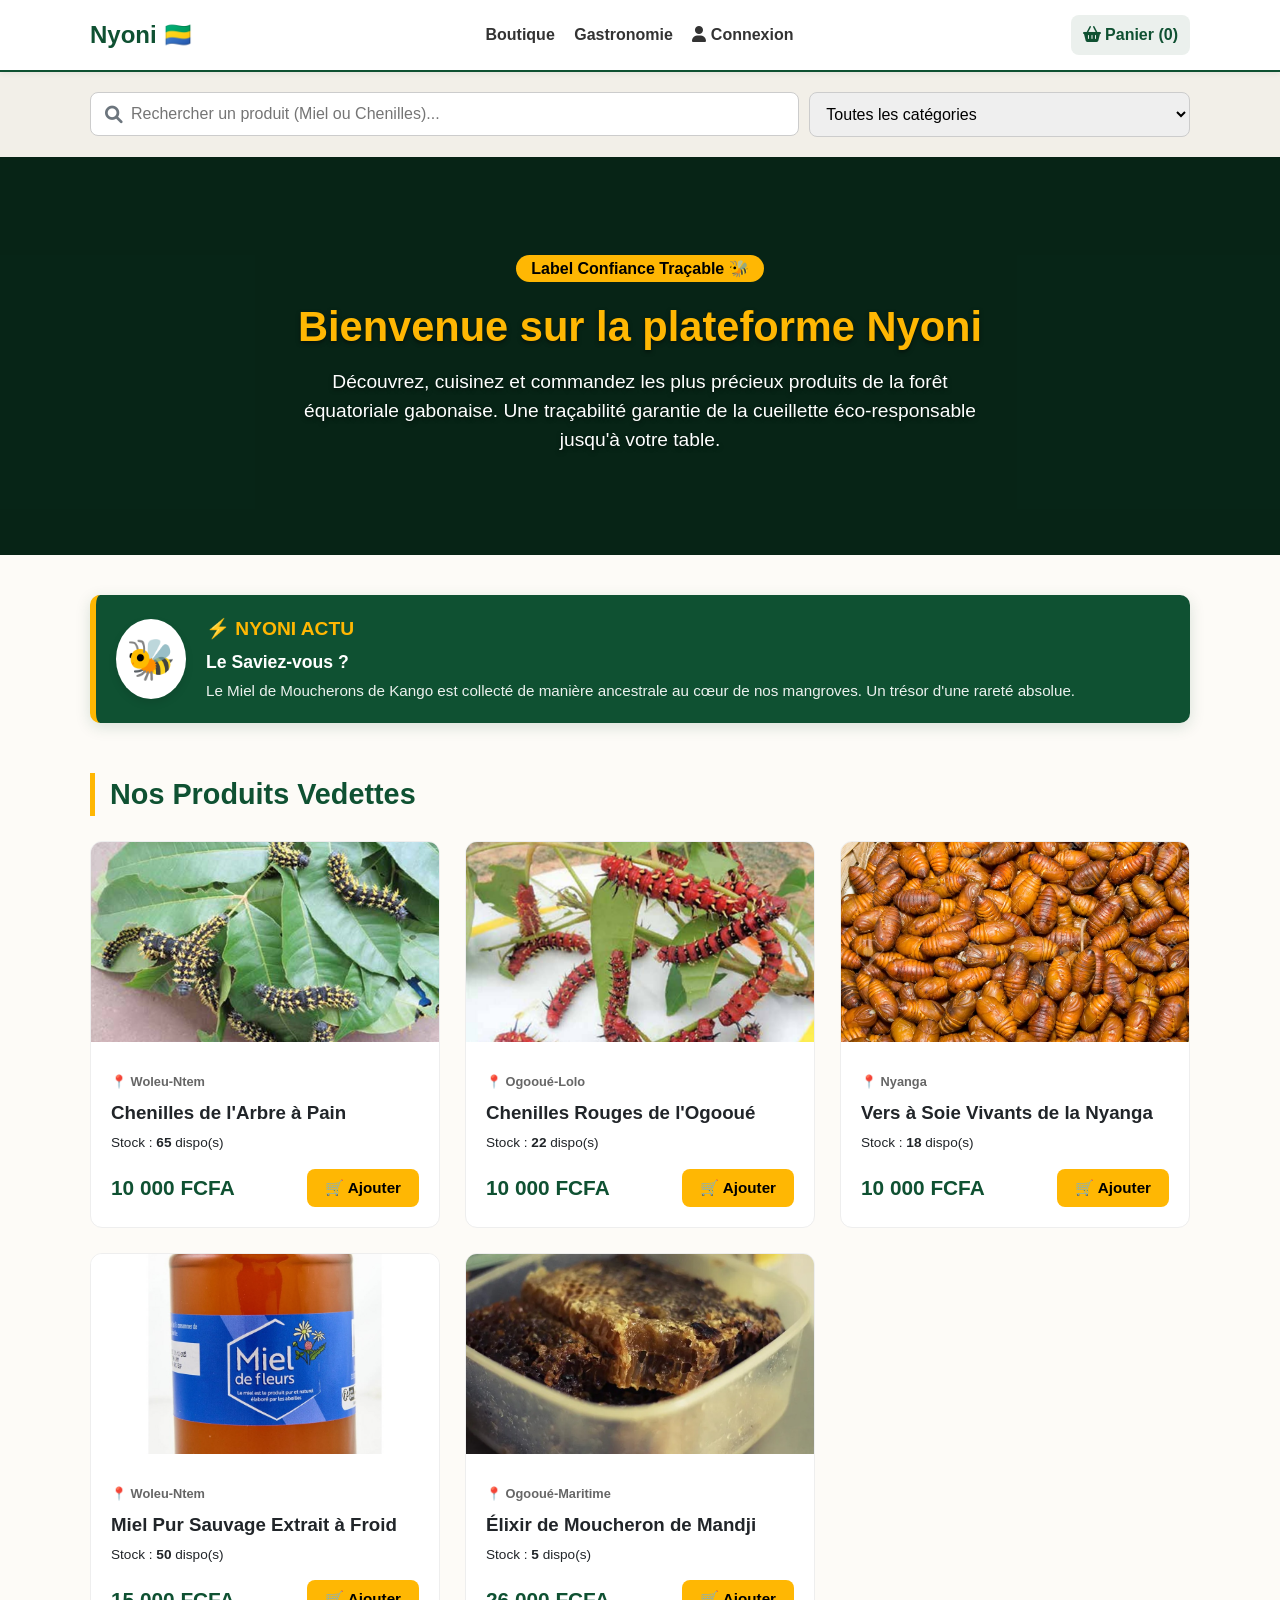
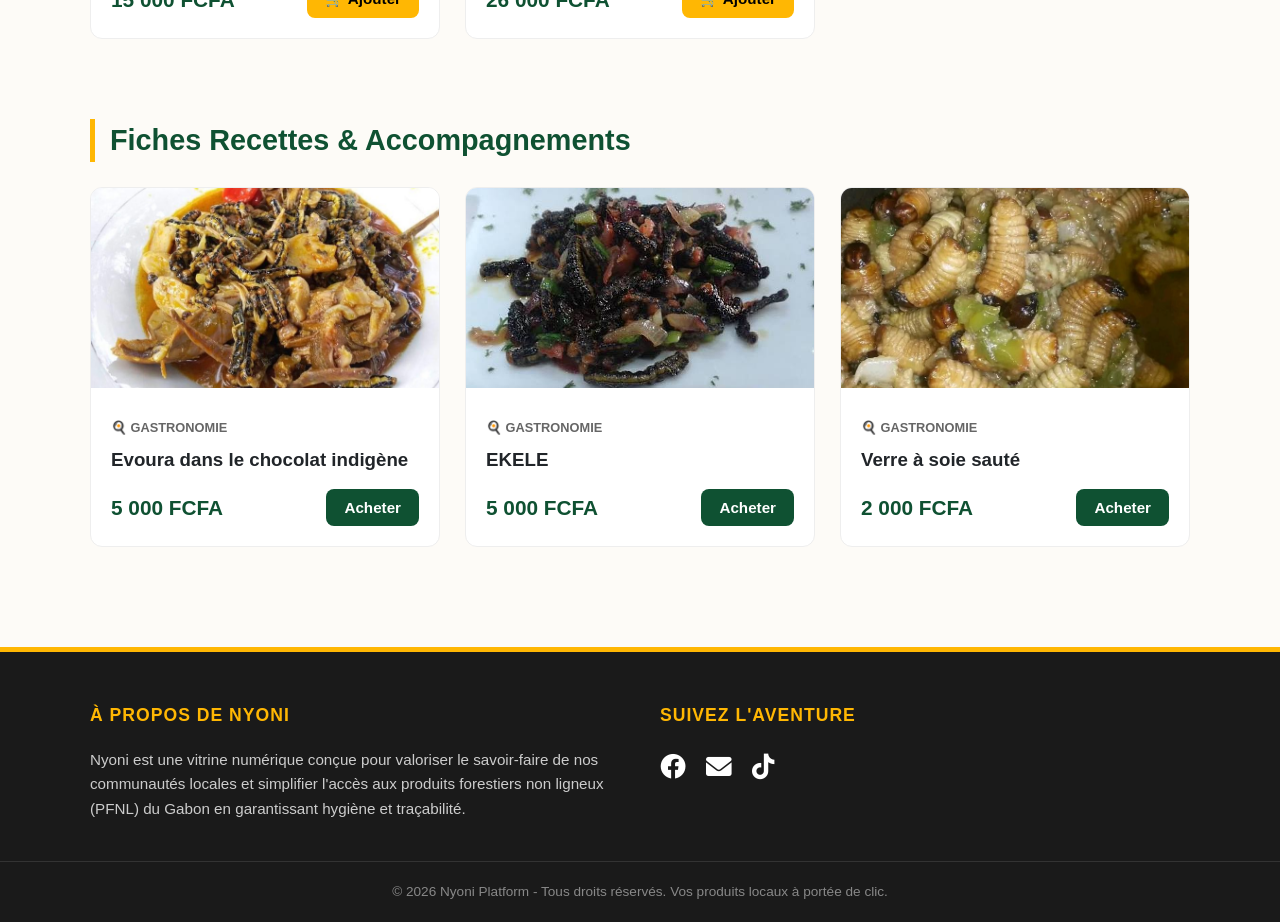
<file: index.html>
<!DOCTYPE html>
<html lang="fr">
<head>
    <meta charset="UTF-8">
    <meta name="viewport" content="width=device-width, initial-scale=1.0">
    <title>Nyoni - Valorisation des Produits du Terroir Gabonais</title>
    <!-- Chargement de FontAwesome pour les icônes (Loupe, panier, rouage...) -->
    <link rel="stylesheet" href="https://cdnjs.cloudflare.com/ajax/libs/font-awesome/6.0.0/css/all.min.css">
    <!-- Feuille de style principale -->
    <link rel="stylesheet" href="style.css">
</head>
<body>

    <!-- ==========================================================================
       1. EN-TÊTE (HEADER) & ACTIONS UTILISATEUR
       ========================================================================== -->
    <header class="main-header">
        <div class="container header-flex">
            <div class="logo">
                <a href="index.html">Nyoni 🇬🇦</a>
            </div>

            <!-- Navigation Principale avec lien d'authentification et bouton Burger -->
            <nav class="nav-bar" id="nav-links">
                <a href="#produits">Boutique</a>
                <a href="#recettes">Gastronomie</a>
                <a href="login.html" id="nav-auth-btn"><i class="fas fa-user"></i> Connexion</a>
            </nav>

            <div class="header-actions">
                <!-- Bouton d'accès au panier -->
                <a href="paiement1.html" class="cart-icon-btn">
                    <i class="fas fa-shopping-basket"></i> Panier (<span id="cart-count">0</span>)
                </a>
                
                <!-- Déclencheur du menu responsive mobile -->
                <button class="burger-menu" onclick="toggleMenu()" aria-label="Menu">
                    <i class="fas fa-bars"></i>
                </button>
            </div>
        </div>
    </header>

    <!-- ==========================================================================
       2. RECHERCHE ET FILTRAGE AVANCÉ
       ========================================================================== -->
    <section class="search-section">
        <div class="container">
            <div class="search-flex">
                <!-- Champ textuel avec loupe intégrée -->
                <div class="search-input-wrapper">
                    <i class="fas fa-search search-icon"></i>
                    <input type="text" id="search-input" oninput="filtrerProduits()" placeholder="Rechercher un produit (Miel ou Chenilles)...">
                </div>
                
                <!-- Menu déroulant des catégories pour filtrer le catalogue -->
                <select id="filter-select" onchange="filtrerProduits()">
                    <option value="tous">Toutes les catégories</option>
                    <option value="miel">Miels Sauvages</option>
                    <option value="chenille">Chenilles du Terroir</option>
                    <option value="ver">Vers de Palmier</option>
                    <option value="moucheron">Raretés (Moucherons)</option>
                </select>
            </div>
        </div>
    </section>

    <!-- ==========================================================================
       3. BANNIÈRE HERO ET DIAPORAMA CHRONOMÉTRÉ EN ARRIÈRE-PLAN
       ========================================================================== -->
    <!-- La classe .hero-slider applique l'animation d'arrière-plan diapoNyoni définie dans ton CSS -->
    <section class="hero-welcome hero-slider">
        <div class="hero-content">
            <span class="badge">Label Confiance Traçable 🐝</span>
            <h1>Bienvenue sur la plateforme Nyoni</h1>
            <p>Découvrez, cuisinez et commandez les plus précieux produits de la forêt équatoriale gabonaise. Une traçabilité garantie de la cueillette éco-responsable jusqu'à votre table.</p>
        </div>
    </section>

    <!-- ==========================================================================
       4. BLOC D'ACTUALITÉS TOURNANTES (PILOTÉ PAR JAVASCRIPT)
       ========================================================================== -->
    <section class="section container" id="publications-container" style="display: none; padding-bottom: 10px;">
        <!-- Cet élément accueille l'injection dynamique des publications éphémères -->
        <div id="live-publication" class="publication-card"></div>
    </section>

    <!-- ==========================================================================
       5. GRILLE DES PRODUITS VEDETTES
       ========================================================================== -->
    <section class="section container" id="produits">
        <h2 class="section-title">Nos Produits Vedettes</h2>
        <!-- Conteneur ciblé par afficherCatalogue() -->
        <div class="grid" id="product-grid">
            <!-- Injecté dynamiquement par JavaScript -->
        </div>
    </section>

    <!-- ==========================================================================
       6. BLOC GASTRONOMIE / FICHES RECETTES
       ========================================================================== -->
    <section class="section container" id="recettes">
        <h2 class="section-title">Fiches Recettes &amp; Accompagnements</h2>
        <!-- Conteneur ciblé par afficherRecettes() -->
        <div class="grid" id="recipe-grid">
            <!-- Injecté dynamiquement par JavaScript -->
        </div>
    </section>

    <!-- ==========================================================================
       7. PIED DE PAGE COMPLET & COMPOSANTS ANNEXES
       ========================================================================== -->
    <footer class="main-footer">
        <div class="container footer-grid">
            <div>
                <h4 class="footer-title">À propos de Nyoni</h4>
                <p>Nyoni est une vitrine numérique conçue pour valoriser le savoir-faire de nos communautés locales et simplifier l'accès aux produits forestiers non ligneux (PFNL) du Gabon en garantissant hygiène et traçabilité.</p>
            </div>
            <div>
                <h4 class="footer-title">Suivez l'aventure</h4>
                <div class="footer-icons">
                    <a href="https://www.facebook.com/profile.php?id=61591399140558" target="_blank" title="Facebook"><i class="fab fa-facebook"></i></a>
                    <a href="mailto:contact@nyoni.ga" title="Email"><i class="fas fa-envelope"></i></a>
                    <a href="https://www.tiktok.com/@nyoni2806?_r=1&_t=ZG-97VeHgZq0Ej" target="_blank" title="TikTok"><i class="fab fa-tiktok"></i></a>
                </div>
            </div>
        </div>
        <div class="footer-bottom">
            &copy; 2026 Nyoni Platform - Tous droits réservés. Vos produits locaux à portée de clic.
        </div>
    </footer>

    <!-- Bouton flottant de retour rapide en haut de page -->
    <button id="scroll-top-btn" onclick="remonterEnHaut()" title="Retour en haut de page">
        <i class="fas fa-chevron-up"></i>
    </button>

    <!-- Script logique contenant tes fonctions globales de catalogue et d'authentification -->
    <script src="script1.js"></script>
</body>
</html>
</file>
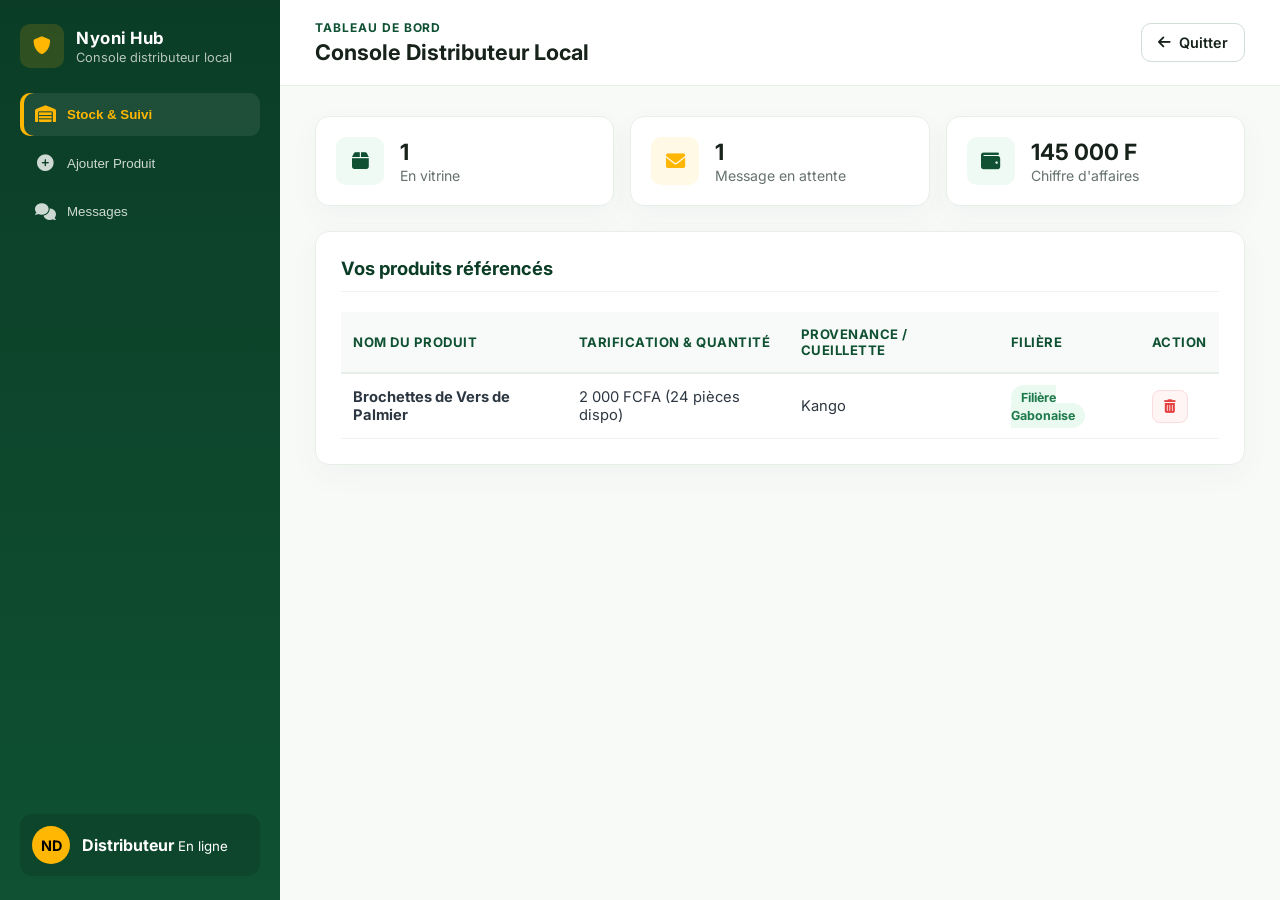
<file: fournisseur1.html>
<!DOCTYPE html>
<html lang="fr">
<head>
  <meta charset="UTF-8">
  <meta name="viewport" content="width=device-width, initial-scale=1.0">
  <title>Nyoni - Console Distributeur</title>

  <link rel="preconnect" href="https://fonts.googleapis.com">
  <link rel="preconnect" href="https://fonts.gstatic.com" crossorigin>
  <link href="https://fonts.googleapis.com/css2?family=Inter:wght@400;500;600;700;800&display=swap" rel="stylesheet">

  <link rel="stylesheet" href="https://cdnjs.cloudflare.com/ajax/libs/font-awesome/6.0.0/css/all.min.css">
  <link rel="stylesheet" href="fournisseur.css">
</head>
<body>

  <div class="app-shell">
    <!-- Sidebar -->
    <aside class="sidebar">
      <div class="sidebar-brand">
        <div class="brand-mark"><i class="fas fa-shield-alt"></i></div>
        <div class="brand-text">
          <strong>Nyoni Hub</strong>
          <span>Console distributeur local</span>
        </div>
      </div>

      <nav class="sidebar-nav" aria-label="Navigation principale">
        <button class="tab-btn active" data-target="onglet-liste">
          <i class="fas fa-warehouse"></i>
          <span>Stock & Suivi</span>
        </button>

        <button class="tab-btn" data-target="onglet-ajouter">
          <i class="fas fa-plus-circle"></i>
          <span>Ajouter Produit</span>
        </button>

        <button class="tab-btn" data-target="onglet-messages">
          <i class="fas fa-comments"></i>
          <span>Messages</span>
        </button>
      </nav>

      <div class="sidebar-footer">
        <div class="mini-profile">
          <div class="avatar">ND</div>
          <div>
            <strong>Distributeur</strong>
            <small>En ligne</small>
          </div>
        </div>
      </div>
    </aside>

    <!-- Contenu principal -->
    <div class="main-panel">
      <header class="topbar">
        <div>
          <p class="eyebrow">Tableau de bord</p>
          <h1>Console Distributeur Local</h1>
        </div>

        <a href="index.html" class="btn-quit">
          <i class="fas fa-arrow-left"></i>
          <span>Quitter</span>
        </a>
      </header>

      <main class="content">
        <!-- Cartes statistiques -->
        <section class="stats-grid">
          <article class="stat-card">
            <div class="stat-icon"><i class="fas fa-box"></i></div>
            <div>
              <span class="stat-value" id="products-count">1</span>
              <span class="stat-label">En vitrine</span>
            </div>
          </article>

          <article class="stat-card">
            <div class="stat-icon accent"><i class="fas fa-envelope"></i></div>
            <div>
              <span class="stat-value" id="messages-count">1</span>
              <span class="stat-label">Message en attente</span>
            </div>
          </article>

          <article class="stat-card">
            <div class="stat-icon"><i class="fas fa-wallet"></i></div>
            <div>
              <span class="stat-value">145 000 F</span>
              <span class="stat-label">Chiffre d'affaires</span>
            </div>
          </article>
        </section>

        <!-- Onglet liste -->
        <section id="onglet-liste" class="tab-content active">
          <div class="section-head">
            <h2>Vos produits référencés</h2>
          </div>

          <div class="table-responsive">
            <table class="dash-table">
              <thead>
                <tr>
                  <th>Nom du produit</th>
                  <th>Tarification & Quantité</th>
                  <th>Provenance / Cueillette</th>
                  <th>Filière</th>
                  <th>Action</th>
                </tr>
              </thead>
              <tbody id="supplier-stock-list">
                <tr id="row-1">
                  <td data-label="Nom du produit"><b>Brochettes de Vers de Palmier</b></td>
                  <td data-label="Tarification & Quantité">2 000 FCFA (24 pièces dispo)</td>
                  <td data-label="Provenance / Cueillette">Kango</td>
                  <td data-label="Filière"><span class="status-badge status-local">Filière Gabonaise</span></td>
                  <td data-label="Action">
                    <button class="btn-delete" data-id="row-1" aria-label="Supprimer ce produit">
                      <i class="fas fa-trash-alt"></i>
                    </button>
                  </td>
                </tr>
              </tbody>
            </table>
          </div>
        </section>

        <!-- Onglet ajout -->
        <section id="onglet-ajouter" class="tab-content">
          <div class="section-head">
            <h2>Mettre une ressource en vente</h2>
          </div>

          <form id="add-product-form" class="product-form">
            <div class="form-group full">
              <label for="p-nom">Désignation de la ressource *</label>
              <input type="text" id="p-nom" required placeholder="Ex: Miel pur d'Oyem (75cl)">
            </div>

            <div class="form-row">
              <div class="form-group">
                <label for="p-prix">Prix d'achat direct (FCFA) *</label>
                <input type="number" id="p-prix" required placeholder="Ex: 5000">
              </div>

              <div class="form-group">
                <label for="p-stock">Stock initial disponible *</label>
                <input type="number" id="p-stock" required placeholder="Ex: 10">
              </div>
            </div>

            <div class="form-row">
              <div class="form-group">
                <label for="p-tel">Contact téléphonique du collecteur *</label>
                <input type="tel" id="p-tel" required placeholder="Ex: 077123456">
              </div>

              <div class="form-group">
                <label for="p-loc">Lieu exact de collecte / capture *</label>
                <input type="text" id="p-loc" required placeholder="Ex: Lastourville">
              </div>
            </div>

            <div class="form-group full">
              <label for="p-img">Preuve visuelle / image du produit *</label>
              <input type="file" id="p-img" accept="image/*" required class="file-input">
            </div>

            <button type="submit" class="btn-submit">
              <i class="fas fa-paper-plane"></i>
              <span>Mettre en vente</span>
            </button>
          </form>
        </section>

        <!-- Onglet messages -->
        <section id="onglet-messages" class="tab-content">
          <div class="section-head">
            <h2>Messages clients</h2>
          </div>

          <div id="messages-list">
            <!-- Message 1 -->
            <article class="message-item unread">
              <div class="msg-avatar">PM</div>
              <div class="msg-body">
                <div class="msg-top">
                  <strong>Pierre Mba (Bikélé)</strong>
                  <button class="btn-reply" data-target="reply-1">
                    <i class="fas fa-reply"></i>
                    Répondre
                  </button>
                </div>

                <p>Bonjour, est-il possible de réserver 15 paquets de vers de palmier pour une livraison samedi matin ? Merci.</p>

                <div class="reply-box" id="reply-1" hidden>
                  <label for="reply-text-1">Votre réponse</label>
                  <textarea id="reply-text-1" rows="4" placeholder="Écris ta réponse ici..."></textarea>

                  <div class="reply-actions">
                    <button type="button" class="btn-send-reply" data-message="Pierre Mba">
                      <i class="fas fa-paper-plane"></i>
                      Envoyer
                    </button>

                    <button type="button" class="btn-cancel-reply" data-target="reply-1">
                      Annuler
                    </button>
                  </div>
                </div>
              </div>
            </article>
          </div>
        </section>
      </main>
    </div>
  </div>

  <script src="fournisseur1.js" defer></script>
</body>
</html>
</file>
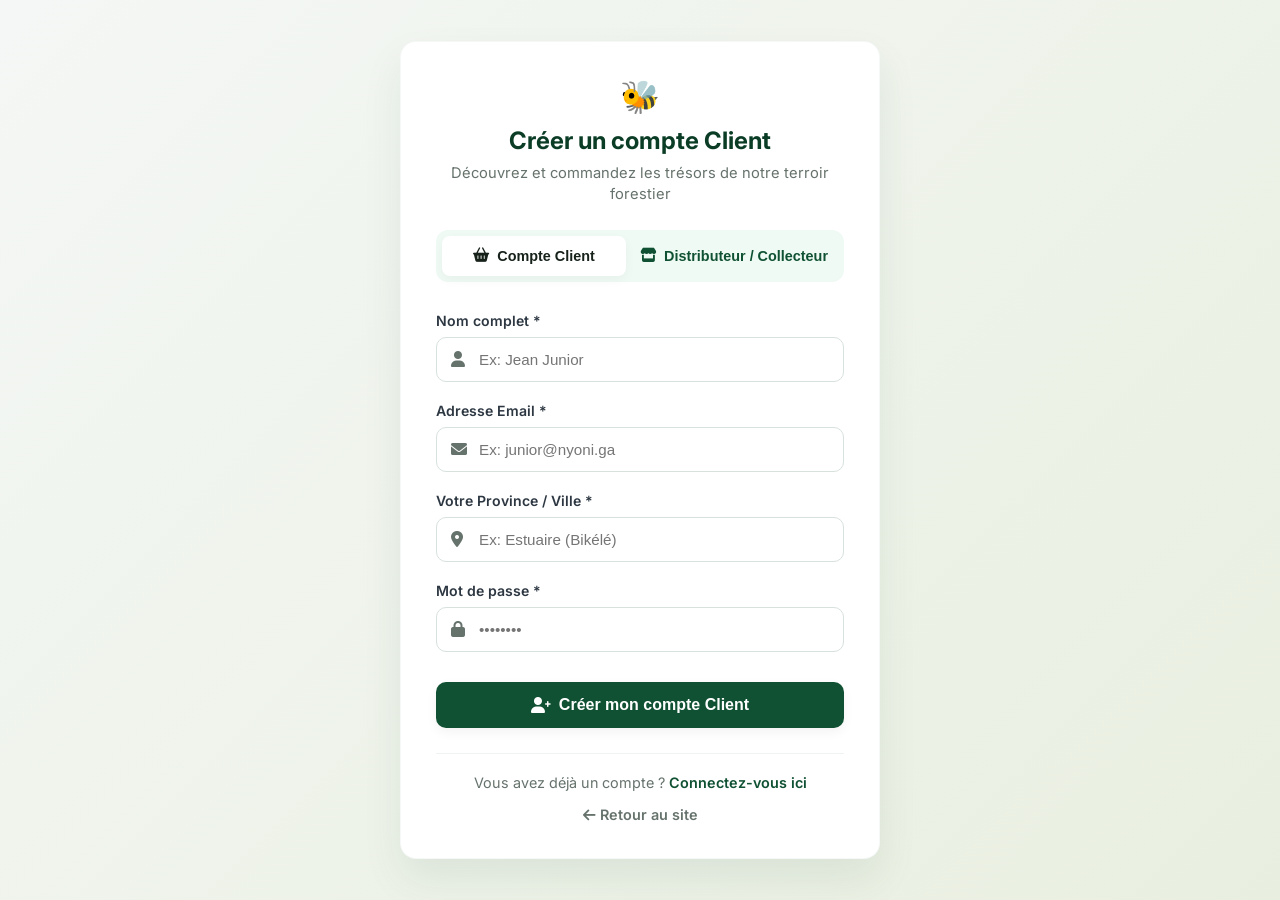
<file: inscription.html>
<!DOCTYPE html>
<html lang="fr">
<head>
  <meta charset="UTF-8">
  <meta name="viewport" content="width=device-width, initial-scale=1.0">
  <title>Nyoni - Créer un compte</title>
  <link rel="preconnect" href="https://fonts.googleapis.com">
  <link rel="preconnect" href="https://fonts.gstatic.com" crossorigin>
  <link href="https://fonts.googleapis.com/css2?family=Inter:wght@400;500;600;700;800&display=swap" rel="stylesheet">
  <link rel="stylesheet" href="https://cdnjs.cloudflare.com/ajax/libs/font-awesome/6.0.0/css/all.min.css">
  <link rel="stylesheet" href="inscription.css"> 
</head>
<body>

  <div class="auth-wrapper">
    <div class="auth-container">
      <div class="auth-card">
        
        <div class="auth-header">
          <div class="auth-logo">🐝</div>
          <h1 id="auth-title">Créer un compte Client</h1>
          <p id="auth-subtitle">Découvrez et commandez les trésors de notre terroir forestier</p>
        </div>

        <div class="auth-tabs">
          <button class="tab-btn active" id="tab-client" onclick="changerProfilInscription('client')">
            <i class="fas fa-shopping-basket"></i> Compte Client
          </button>
          <button class="tab-btn" id="tab-fournisseur" onclick="changerProfilInscription('fournisseur')">
            <i class="fas fa-store"></i> Distributeur / Collecteur
          </button>
        </div>

        <form id="register-form" onsubmit="gererInscription(event)">
          
          <div class="form-group">
            <label id="label-nom" for="reg-nom">Nom complet *</label>
            <div class="input-icon-wrapper">
              <i class="fas fa-user input-icon"></i>
              <input type="text" id="reg-nom" required placeholder="Ex: Jean Junior">
            </div>
          </div>

          <div class="form-group">
            <label for="reg-email">Adresse Email *</label>
            <div class="input-icon-wrapper">
              <i class="fas fa-envelope input-icon"></i>
              <input type="email" id="reg-email" required placeholder="Ex: junior@nyoni.ga">
            </div>
          </div>

          <div class="form-group" id="group-localisation">
            <label id="label-loc" for="reg-loc">Votre Province / Ville *</label>
            <div class="input-icon-wrapper">
              <i class="fas fa-map-marker-alt input-icon"></i>
              <input type="text" id="reg-loc" required placeholder="Ex: Estuaire (Bikélé)">
            </div>
          </div>

          <div class="form-group">
            <label for="reg-pass">Mot de passe *</label>
            <div class="input-icon-wrapper">
              <i class="fas fa-lock input-icon"></i>
              <input type="password" id="reg-pass" required placeholder="••••••••">
            </div>
          </div>

          <button type="submit" class="btn-auth" id="btn-submit-text">
            <i class="fas fa-user-plus"></i> Créer mon compte Client
          </button>
        </form>

        <div class="auth-footer">
          <p>Vous avez déjà un compte ? <a href="login.html">Connectez-vous ici</a></p>
          <p style="margin-top: 15px;">
            <a href="index.html" style="color: var(--muted); text-decoration: none;">
              <i class="fas fa-arrow-left"></i> Retour au site
            </a>
          </p>
        </div>

      </div>
    </div>
  </div>

  <script src="inscription.js"></script>
</body>
</html>
</file>
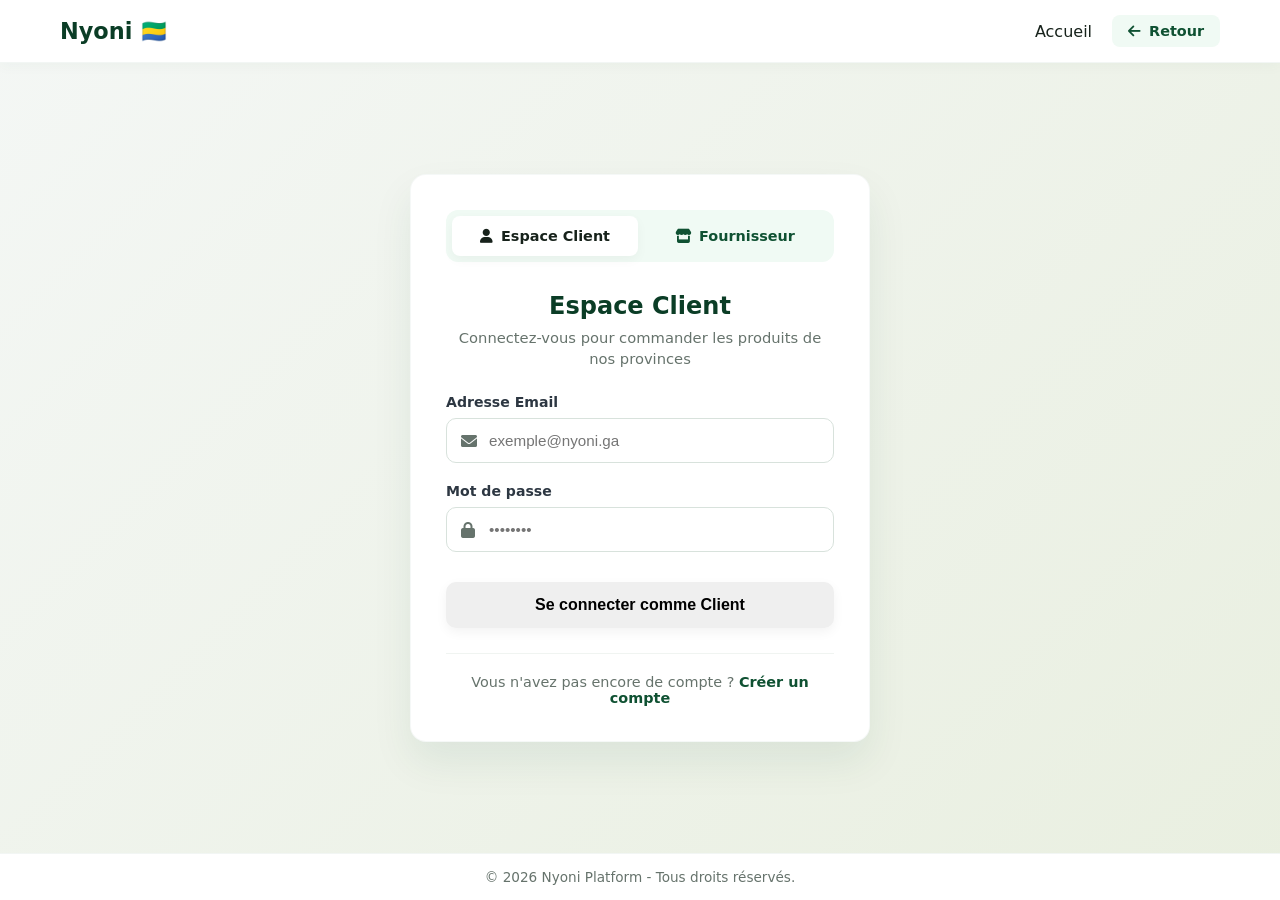
<file: login.html>
<!DOCTYPE html>
<html lang="fr">
<head>
    <meta charset="UTF-8">
    <meta name="viewport" content="width=device-width, initial-scale=1.0">
    <title>Nyoni - Connexion</title>
    <!-- FontAwesome pour les icônes -->
    <link rel="stylesheet" href="https://cdnjs.cloudflare.com/ajax/libs/font-awesome/6.0.0/css/all.min.css">
    <!-- Ta feuille de style principale -->
    <link rel="stylesheet" href="login.css">
</head>
<body>

    <!-- BARRE DE NAVIGATION -->
    <header class="main-header">
        <div class="container header-flex">
            <div class="logo">
                <a href="index.html"><strong>Nyoni 🇬🇦</strong></a>
            </div>
            <div class="header-actions">
                <nav class="nav-bar">
                    <a href="index.html">Accueil</a>
                </nav>
                <a href="index.html" class="cart-icon-btn">
                    <i class="fas fa-arrow-left"></i> Retour
                </a>
            </div>
        </div>
    </header>

    <!-- CONTAINER DE CONNEXION PRINCIPAL -->
    <div class="auth-wrapper">
        <div class="auth-container">
            
            <!-- Onglets modernes pour switcher de profil -->
            <div class="auth-tabs">
                <div id="tab-client" class="auth-tab active" onclick="choisirProfil('client')">
                    <i class="fas fa-user"></i>
                    <span>Espace Client</span>
                </div>
                <div id="tab-fournisseur" class="auth-tab" onclick="choisirProfil('fournisseur')">
                    <i class="fas fa-store"></i>
                    <span>Fournisseur</span>
                </div>
            </div>

            <!-- En-tête dynamique du formulaire -->
            <div class="auth-header">
                <h1 id="auth-title">Espace Client</h1>
                <p id="auth-subtitle">Connectez-vous pour commander les produits de nos provinces</p>
            </div>

            <!-- Zone de message d'erreur dynamique -->
            <div class="error-message" id="error-box">
                <i class="fas fa-exclamation-circle"></i>
                <span id="error-text">Identifiants incorrects.</span>
            </div>

            <!-- Formulaire épuré -->
            <form id="login-form" onsubmit="gererConnexion(event)">
                <div class="form-group">
                    <label for="email">Adresse Email</label>
                    <div class="input-icon-wrapper">
                        <i class="fas fa-envelope"></i>
                        <input type="email" id="email" required placeholder="exemple@nyoni.ga">
                    </div>
                </div>

                <div class="form-group">
                    <label for="password">Mot de passe</label>
                    <div class="input-icon-wrapper">
                        <i class="fas fa-lock"></i>
                        <input type="password" id="password" required placeholder="••••••••">
                    </div>
                </div>

                <button type="submit" class="auth-btn" id="submit-btn">Se connecter comme Client</button>
            </form>

            <!-- Pied de formulaire pour l'inscription -->
            <div class="auth-footer">
                <p>Vous n'avez pas encore de compte ? <a href="inscription.html">Créer un compte</a></p>
            </div>
        </div>
    </div>

    <!-- PIED DE PAGE -->
    <footer class="main-footer">
        <div class="footer-bottom">
            &copy; 2026 Nyoni Platform - Tous droits réservés.
        </div>
    </footer>

    <!-- Script de logique -->
    <script src="login.js"></script>
</body>
</html>
</file>
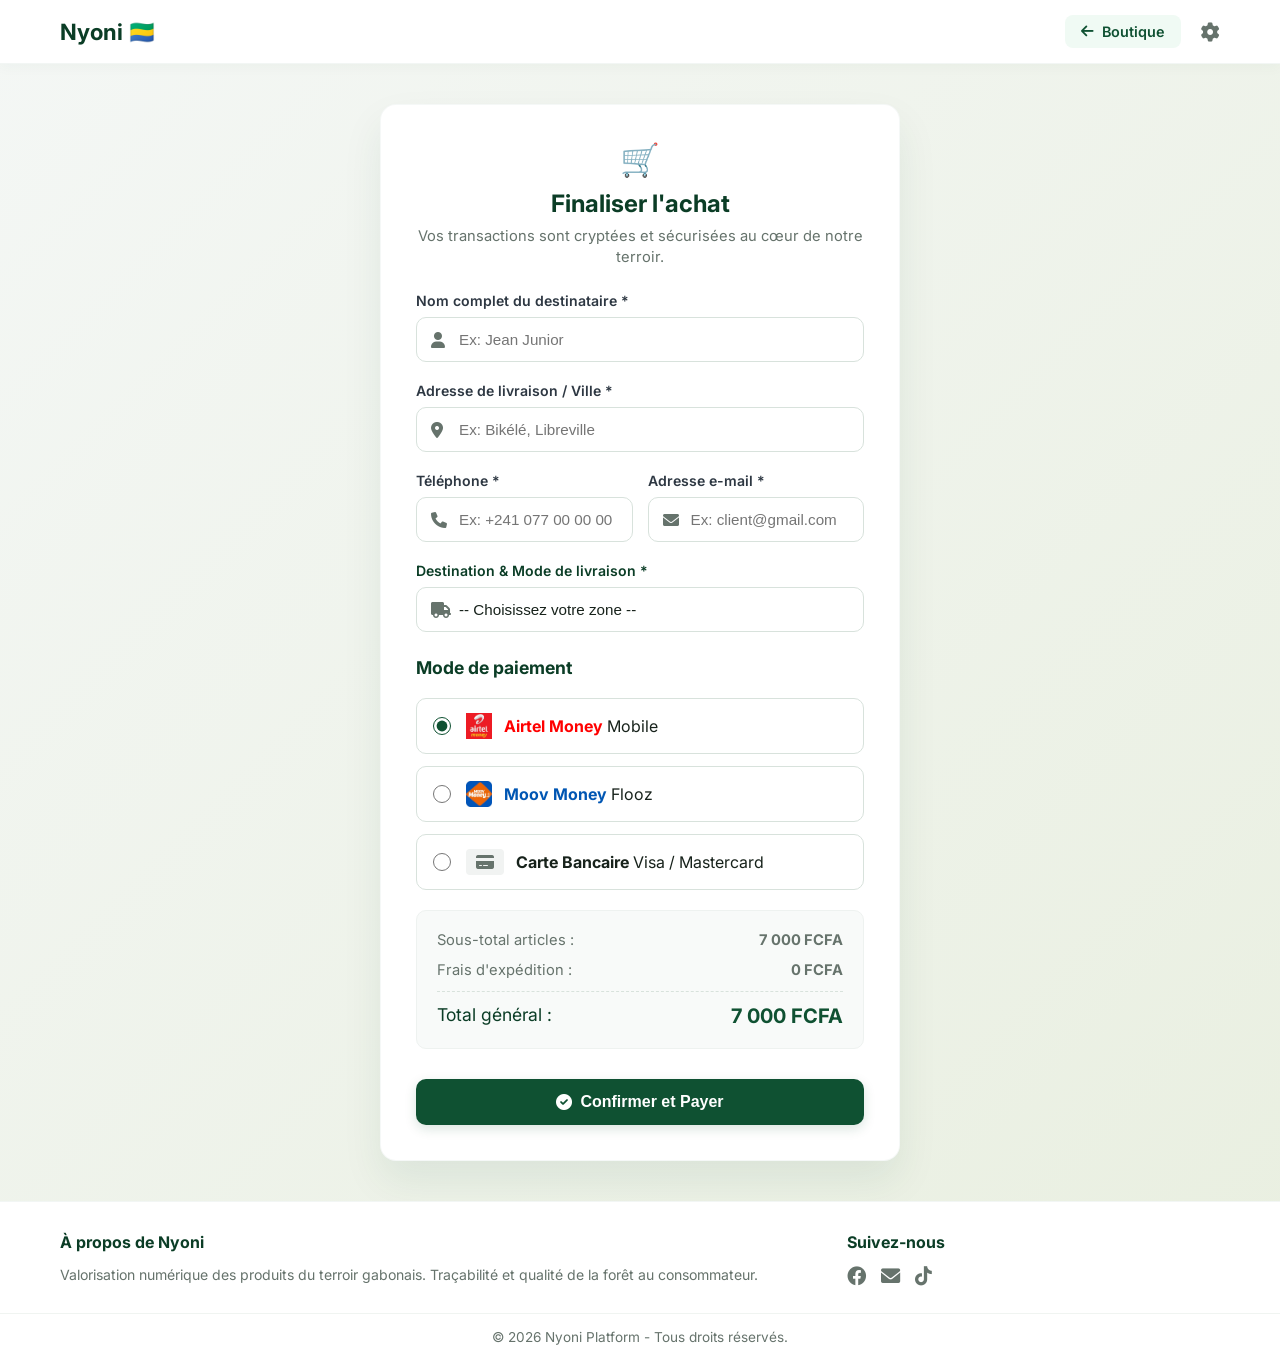
<file: paiement1.html>
<!DOCTYPE html>
<html lang="fr">
<head>
    <meta charset="UTF-8">
    <meta name="viewport" content="width=device-width, initial-scale=1.0">
    <title>Nyoni - Finaliser ma Commande</title>
    <link rel="preconnect" href="https://fonts.googleapis.com">
    <link rel="preconnect" href="https://fonts.gstatic.com" crossorigin>
    <link href="https://fonts.googleapis.com/css2?family=Inter:wght@400;500;600;700;800&display=swap" rel="stylesheet">
    <link rel="stylesheet" href="https://cdnjs.cloudflare.com/ajax/libs/font-awesome/6.0.0/css/all.min.css">
    <link rel="stylesheet" href="paiement.css">
</head>
<body>

    <header class="main-header">
        <div class="container header-flex">
            <div class="logo">
                <a href="index.html"><strong>Nyoni 🇬🇦</strong></a>
            </div>
            <div class="header-actions">
                <a href="index.html" class="cart-icon-btn"><i class="fas fa-arrow-left"></i> Boutique</a>
                <a href="fournisseur.html" class="nav-admin-link" title="Console Fournisseur"><i class="fas fa-cog"></i></a>
            </div>
        </div>
    </header>

    <div class="auth-wrapper">
        <div class="auth-container">
            <div class="auth-card">
                
                <div class="auth-header">
                    <div class="auth-logo">🛒</div>
                    <h1>Finaliser l'achat</h1>
                    <p>Vos transactions sont cryptées et sécurisées au cœur de notre terroir.</p>
                </div>

                <form id="payment-form">
                    
                    <div class="form-group">
                        <label for="client-name">Nom complet du destinataire *</label>
                        <div class="input-icon-wrapper">
                            <i class="fas fa-user input-icon"></i>
                            <input type="text" id="client-name" required placeholder="Ex: Jean Junior">
                        </div>
                    </div>

                    <div class="form-group">
                        <label for="client-address">Adresse de livraison / Ville *</label>
                        <div class="input-icon-wrapper">
                            <i class="fas fa-map-marker-alt input-icon"></i>
                            <input type="text" id="client-address" required placeholder="Ex: Bikélé, Libreville">
                        </div>
                    </div>

                    <div class="form-row">
                        <div class="form-group">
                            <label for="client-tel">Téléphone *</label>
                            <div class="input-icon-wrapper">
                                <i class="fas fa-phone input-icon"></i>
                                <input type="tel" id="client-tel" required placeholder="Ex: +241 077 00 00 00">
                            </div>
                        </div>
                        <div class="form-group">
                            <label for="client-email">Adresse e-mail *</label>
                            <div class="input-icon-wrapper">
                                <i class="fas fa-envelope input-icon"></i>
                                <input type="email" id="client-email" required placeholder="Ex: client@gmail.com">
                            </div>
                        </div>
                    </div>

                    <div class="form-group">
                        <label for="mode-livraison" style="color: var(--nyoni-green-dark);">Destination & Mode de livraison *</label>
                        <div class="input-icon-wrapper">
                            <i class="fas fa-truck input-icon"></i>
                            <select id="mode-livraison" required>
                                <option value="" disabled selected>-- Choisissez votre zone --</option>
                                <option value="local">🚗 Grand Libreville (Bikélé, Akanda) — 2 000 F</option>
                                <option value="province">🚌 Expédition Provinces (Bus) — 5 000 F</option>
                                <option value="international">✈️ International (Fret aérien / DHL) — 25 000 F</option>
                            </select>
                        </div>
                    </div>

                    <div id="phytosanitary-alert">
                        <i class="fas fa-exclamation-triangle"></i> 
                        <span><strong>Note d'exportation :</strong> Nyoni s'occupe de l'obtention des certificats phytosanitaires obligatoires pour l'international.</span>
                    </div>

                    <h3 class="payment-methods-title">Mode de paiement</h3>
                    
                    <div class="payment-methods-list">
                        <label class="payment-method-item">
                            <input type="radio" name="payment-method" value="airtel" checked>
                            <img src="./images/am.png" alt="Airtel Money">
                            <span><strong style="color: #ff0000;">Airtel Money</strong> Mobile</span>
                        </label>

                        <label class="payment-method-item">
                            <input type="radio" name="payment-method" value="moov">
                            <img src="./images/mm.png" alt="Moov Money">
                            <span><strong style="color: #0056b3;">Moov Money</strong> Flooz</span>
                        </label>

                        <label class="payment-method-item">
                            <input type="radio" name="payment-method" value="card">
                            <div class="card-icon-placeholder">
                                <i class="fas fa-credit-card"></i>
                            </div>
                            <span><strong>Carte Bancaire</strong> Visa / Mastercard</span>
                        </label>
                    </div>

                    <div class="resume-panier">
                        <div class="resume-row">
                            <span>Sous-total articles :</span>
                            <strong>7 000 FCFA</strong>
                        </div>
                        <div class="resume-row">
                            <span>Frais d'expédition :</span>
                            <strong id="frais-livraison">0 FCFA</strong>
                        </div>
                        <hr class="resume-divider">
                        <div class="resume-row total-row">
                            <span>Total général :</span>
                            <strong id="total-commande">7 000 FCFA</strong>
                        </div>
                    </div>

                    <button type="submit" class="btn-auth">
                        <i class="fas fa-check-circle"></i> Confirmer et Payer
                    </button>
                </form>

            </div>
        </div>
    </div>

    <footer class="main-footer">
        <div class="container footer-grid">
            <div>
                <h4 class="footer-title">À propos de Nyoni</h4>
                <p>Valorisation numérique des produits du terroir gabonais. Traçabilité et qualité de la forêt au consommateur.</p>
            </div>
            <div>
                <h4 class="footer-title">Suivez-nous</h4>
                <div class="footer-icons">
                    <a href="https://www.facebook.com/profile.php?id=61591399140558" target="_blank"><i class="fab fa-facebook"></i></a>
                    <a href="mailto:contact@nyoni.ga"><i class="fas fa-envelope"></i></a>
                    <a href="https://www.tiktok.com/@nyoni2806?_r=1&_t=ZG-97VeHgZq0Ej" target="_blank" title="TikTok"><i class="fab fa-tiktok"></i></a>
                </div>
            </div>
        </div>
        <div class="footer-bottom">
            &copy; 2026 Nyoni Platform - Tous droits réservés.
        </div>
    </footer>

    <script src="paiement1.js"></script>
</body>
</html>
</file>
<file: style.css>
/* ==========================================================================
   1. CONFIGURATION GLOBALE & REINITIALISATION
   ========================================================================== */
* {
    margin: 0;
    padding: 0;
    box-sizing: border-box;
    font-family: 'Segoe UI', Roboto, Helvetica, Arial, sans-serif;
}

html {
    scroll-behavior: smooth;
}

body {
    background-color: #fdfbf7;
    color: #212529;
    line-height: 1.5;
}

.container {
    width: 92%;
    max-width: 1100px;
    margin: 0 auto;
}

/* ==========================================================================
   2. EN-TÊTE (HEADER) & LIEN ADMIN SUBTILE
   ========================================================================== */
.main-header {
    background-color: #ffffff;
    padding: 15px 0;
    border-bottom: 2px solid #0f5132;
    position: sticky;
    top: 0;
    z-index: 100;
    box-shadow: 0 2px 5px rgba(0,0,0,0.05);
}

.header-flex {
    display: flex;
    justify-content: space-between;
    align-items: center;
}

.logo a {
    text-decoration: none;
    color: #0f5132;
    font-size: 1.5rem;
    font-weight: bold;
}

.header-actions {
    display: flex;
    align-items: center;
    gap: 15px;
}

.nav-bar a {
    text-decoration: none;
    color: #333;
    font-weight: bold;
    margin-left: 15px;
    transition: color 0.2s ease;
}

.nav-bar a:hover {
    color: #0f5132;
}

/* Bouton admin discret et subtil */
.nav-bar a.nav-admin-link {
    color: #6c757d;
    font-weight: normal;
    font-size: 0.9rem;
    border-left: 1px solid #dee2e6;
    padding-left: 15px;
}

.nav-bar a.nav-admin-link:hover {
    color: #212529;
}

.cart-icon-btn {
    text-decoration: none;
    background-color: #ebf0ed;
    padding: 8px 12px;
    border-radius: 8px;
    color: #0f5132;
    font-weight: bold;
}

/* ==========================================================================
   3. BARRE DE RECHERCHE & HERO (AVEC DIAPORAMA CHRONOMÉTRÉ)
   ========================================================================== */
.search-section {
    background-color: #f2efe8;
    padding: 20px 0;
}

.search-flex {
    display: flex;
    gap: 10px;
}

.search-flex input, 
.search-flex select {
    flex: 1;
    padding: 12px;
    border: 1px solid #ccc;
    border-radius: 8px;
    font-size: 1rem;
}

.hero-welcome {
    position: relative;
    color: white;
    padding: 100px 20px;
    text-align: center;
    overflow: hidden;
    background-color: #0f5132;
}

/* Filtre assombrissant pour préserver le contraste du texte */
.hero-welcome::before {
    content: "";
    position: absolute;
    top: 0; left: 0; width: 100%; height: 100%;
    background: rgba(0, 0, 0, 0.55);
    z-index: 1;
}

.hero-content {
    position: relative;
    z-index: 2;
}

.hero-content h1 {
    font-size: 2.6rem;
    margin-top: 15px;
    margin-bottom: 10px;
    color: #ffb703;
    text-shadow: 0 2px 4px rgba(0,0,0,0.5);
}

.hero-content p {
    font-size: 1.2rem;
    text-shadow: 0 2px 4px rgba(0,0,0,0.5);
    max-width: 700px;
    margin: 0 auto;
}

.badge {
    background-color: #ffb703;
    color: #000;
    padding: 5px 15px;
    border-radius: 20px;
    font-weight: bold;
}

/* DIAPORAMA DE LA RACINE DU PROJET (SORT DU DOSSIER CSS VIA ../) */
.hero-slider::after {
    content: "";
    position: absolute;
    top: 0; left: 0; width: 100%; height: 100%;
    z-index: 0;
    background-size: cover;
    background-position: center;
    background-repeat: no-repeat;
    animation: diapoNyoni 60s infinite ease-in-out; 
}

@keyframes diapoNyoni {
    0%, 16% { background-image: url('./images/mh.png'); }
    20%, 36% { background-image: url('./images/3.png'); }
    40%, 56% { background-image: url('./images/2.png'); }
    60%, 76% { background-image: url('../images/m2.png'); }
    80%, 96% { background-image: url('../images/6.jpeg'); }
    100% { background-image: url('../images/4.png'); }
}

/* ==========================================================================
   4. GRILLE DES PRODUITS (ACCUEIL) & BLOCS INFO
   ========================================================================== */
.section {
    padding: 40px 0;
}

.section-title {
    font-size: 1.8rem;
    color: #0f5132;
    margin-bottom: 25px;
    border-left: 5px solid #ffb703;
    padding-left: 15px;
}

.about-box, .promo-card {
    background: white;
    padding: 20px;
    border-radius: 8px;
    border: 1px solid #eee;
    margin-bottom: 15px;
}

.grid {
    display: grid;
    grid-template-columns: repeat(auto-fit, minmax(280px, 1fr));
    gap: 25px;
}

.card {
    background-color: white;
    border-radius: 12px;
    overflow: hidden;
    border: 1px solid #eee;
    transition: 0.3s ease;
}

.card:hover {
    transform: translateY(-5px);
    box-shadow: 0 5px 15px rgba(0,0,0,0.1);
}

.card-img {
    width: 100%;
    height: 200px;
    object-fit: cover;
}

.card-body {
    padding: 20px;
}

.card-tag {
    display: inline-block;
    font-size: 0.8rem;
    font-weight: bold;
    color: #666;
    margin-bottom: 8px;
}

.quantity-tag {
    font-size: 0.85rem;
    margin: 6px 0;
}

.card-footer-flex {
    display: flex;
    justify-content: space-between;
    align-items: center;
    margin-top: 15px;
}

.price {
    font-size: 1.3rem;
    font-weight: bold;
    color: #0f5132;
}

/* ==========================================================================
   5. COMPOSANTS BOUTONS SIMPLES
   ========================================================================== */
.btn { 
    display: inline-block;
    padding: 10px 18px; 
    border: none; 
    border-radius: 8px; 
    font-weight: bold; 
    cursor: pointer; 
    text-align: center; 
    text-decoration: none; 
    font-size: 0.95rem;
}

.btn-primary { 
    background-color: #ffb703; 
    color: black; 
}

.btn-secondary {
    background-color: #0f5132;
    color: white;
}

/* ==========================================================================
   6. FOOTER COMPLET
   ========================================================================== */
.main-footer { 
    background-color: #1a1a1a; 
    color: #ffffff; 
    padding: 50px 0 20px 0; 
    margin-top: 60px; 
    border-top: 5px solid #ffb703; 
}

.footer-grid { 
    display: grid; 
    grid-template-columns: repeat(auto-fit, minmax(250px, 1fr)); 
    gap: 40px; 
}

.footer-title { 
    color: #ffb703; 
    margin-bottom: 20px; 
    font-size: 1.1rem; 
    text-transform: uppercase; 
    letter-spacing: 1px;
}

.main-footer p {
    font-size: 0.95rem;
    color: #ccc;
    line-height: 1.6;
}

.footer-icons { 
    display: flex; 
    gap: 20px; 
    font-size: 1.6rem; 
    margin-top: 15px; 
}

.footer-icons a { 
    color: white; 
    text-decoration: none; 
    transition: transform 0.2s, color 0.2s; 
}

.footer-icons a:hover { 
    color: #ffb703; 
    transform: scale(1.15); 
}

.footer-bottom { 
    text-align: center; 
    margin-top: 40px; 
    padding-top: 20px; 
    border-top: 1px solid #333; 
    font-size: 0.85rem; 
    color: #888; 
}

/* ==========================================================================
   7. SÉCURITÉS RESPONSIVES ET BOUTON RETOUR EN HAUT
   ========================================================================== */
@media (max-width: 850px) {
    .search-flex { flex-direction: column; }
    .hero-content h1 { font-size: 1.8rem; }
    
    .nav-bar a.nav-admin-link {
        border-left: none;
        padding-left: 0;
    }

    .burger-menu { 
        display: block !important; 
        background: none; border: none; font-size: 1.6rem; color: #0f5132; cursor: pointer;
    }

    .nav-bar { 
        display: none; flex-direction: column; position: absolute; top: 70px; left: 0; 
        width: 100%; background-color: #ffffff; padding: 20px; border-bottom: 3px solid #0f5132; 
        box-shadow: 0 4px 10px rgba(0,0,0,0.1); z-index: 999;
    }

    .nav-bar.open { display: flex !important; }
    .nav-bar a { margin: 12px 0 !important; display: block; font-size: 1.1rem; }
}

.burger-menu { display: none; }

#scroll-top-btn { 
    display: none; position: fixed; bottom: 25px; right: 25px; background-color: #0f5132; 
    color: #ffffff; border: 2px solid #ffb703; padding: 12px 16px; border-radius: 8px; 
    cursor: pointer; font-size: 1rem; font-weight: bold; box-shadow: 0 4px 10px rgba(0, 0, 0, 0.3); 
    z-index: 1000; transition: background-color 0.2s, transform 0.2s;
}

#scroll-top-btn:hover { background-color: #ffb703; color: #000; transform: scale(1.05); }

/* Wrapper pour inclure la loupe à l'intérieur du champ de saisie */
.search-input-wrapper {
    position: relative;
    flex: 2; /* Donne plus de largeur à l'input qu'au select */
}

.search-input-wrapper input {
    padding-left: 40px !important; /* Laisse la place pour l'icône à gauche */
    width: 100%;
}

.search-icon {
    position: absolute;
    left: 15px;
    top: 50%;
    transform: translateY(-50%);
    color: #6c757d;
    font-size: 1.1rem;
    pointer-events: none; /* L'icône ne bloque pas le clic sur l'input */
}

/* CARTE PUBLICATION - ALIGNÉE SUR LA CHARTE GRAPHIQUE */
.publication-card {
    background-color: #0f5132; /* Vert Forêt Deep original Nyoni */
    color: #ffffff;
    padding: 20px;
    border-radius: 10px;
    border-left: 6px solid #ffb703; /* Or Territoire */
    box-shadow: 0 4px 15px rgba(15, 81, 50, 0.15);
    animation: fadeInPub 0.5s ease-in-out;
}

@keyframes fadeInPub {
    from { opacity: 0; transform: translateY(-5px); }
    to { opacity: 1; transform: translateY(0); }
}
</file>
<file: fournisseur.css>
/* ==========================================================================
   CHARTE GRAPHIQUE CONSOLE DISTRIBUTEUR NYONI 
   ========================================================================== */

:root {
  --nyoni-green: #0f5132;
  --nyoni-green-dark: #0b3d26;
  --nyoni-gold: #ffb703;
  --bg: #f8faf8;
  --card: #ffffff;
  --text: #17221b;
  --muted: #66736c;
  --border: #e8efe9;
  --radius: 14px;
  --shadow: 0 10px 30px rgba(15, 81, 50, 0.04);
  --sidebar-pc-width: 280px;
}

*,
*::before,
*::after {
  box-sizing: border-box;
}

body {
  margin: 0;
  font-family: 'Inter', system-ui, -apple-system, sans-serif;
  background-color: var(--bg);
  color: var(--text);
  -webkit-font-smoothing: antialiased;
}

/* APP LAYOUT STRUCTURE */
.app-shell {
  display: grid;
  grid-template-columns: var(--sidebar-pc-width) 1fr;
  min-height: 100vh;
}

/* SIDEBAR INTEGRATION */
.sidebar {
  padding: 24px 20px;
  background: linear-gradient(180deg, var(--nyoni-green-dark), var(--nyoni-green));
  color: #ffffff;
  display: flex;
  flex-direction: column;
  gap: 25px;
}

.sidebar-brand {
  display: flex;
  gap: 12px;
  align-items: center;
}

.brand-mark {
  width: 44px;
  height: 44px;
  border-radius: 10px;
  display: grid;
  place-items: center;
  background: rgba(255, 183, 3, 0.15);
  color: var(--nyoni-gold);
  font-size: 1.1rem;
}

.brand-text strong {
  display: block;
  font-size: 1.05rem;
  letter-spacing: 0.5px;
}

.brand-text span {
  display: block;
  font-size: 0.8rem;
  color: rgba(255, 255, 255, 0.7);
  margin-top: 2px;
}

.sidebar-nav {
  display: grid;
  gap: 6px;
}

.tab-btn {
  border: 0;
  background: transparent;
  color: rgba(255, 255, 255, 0.8);
  padding: 13px 15px;
  border-radius: 10px;
  display: flex;
  gap: 12px;
  align-items: center;
  cursor: pointer;
  text-align: left;
  font-weight: 500;
  transition: all 0.2s ease;
}

.tab-btn i {
  width: 20px;
  font-size: 1.05rem;
  text-align: center;
}

.tab-btn:hover {
  background: rgba(255, 255, 255, 0.05);
  color: #ffffff;
}

.tab-btn.active {
  background: rgba(255, 255, 255, 0.08);
  color: var(--nyoni-gold);
  font-weight: 600;
  box-shadow: inset 4px 0 0 var(--nyoni-gold);
}

.sidebar-footer {
  margin-top: auto;
}

.mini-profile {
  display: flex;
  gap: 12px;
  align-items: center;
  background: rgba(0, 0, 0, 0.12);
  padding: 12px;
  border-radius: 12px;
}

.avatar {
  width: 38px;
  height: 38px;
  border-radius: 50%;
  display: grid;
  place-items: center;
  background: var(--nyoni-gold);
  color: #000000;
  font-weight: 700;
  font-size: 0.9rem;
}

/* MAIN PANEL & TOPBAR */
.main-panel {
  display: flex;
  flex-direction: column;
}

.topbar {
  display: flex;
  justify-content: space-between;
  align-items: center;
  padding: 20px 35px;
  background: #ffffff;
  border-bottom: 1px solid var(--border);
}

.eyebrow {
  margin: 0;
  font-size: 0.75rem;
  color: var(--nyoni-green);
  letter-spacing: .08em;
  text-transform: uppercase;
  font-weight: 700;
}

.topbar h1 {
  margin: 4px 0 0 0;
  font-size: 1.35rem;
  color: var(--text);
  font-weight: 700;
}

.btn-quit {
  display: inline-flex;
  gap: 8px;
  align-items: center;
  padding: 10px 16px;
  border-radius: 10px;
  background: #ffffff;
  color: var(--text);
  text-decoration: none;
  font-size: 0.9rem;
  font-weight: 600;
  border: 1px solid #d0ded3;
  transition: all 0.2s ease;
}

.btn-quit:hover {
  background: #f4faf5;
  border-color: var(--nyoni-green);
  color: var(--nyoni-green);
}

.content {
  padding: 30px 35px;
  display: grid;
  gap: 25px;
}

/* STATISTIQUES CARDS */
.stats-grid {
  display: grid;
  grid-template-columns: repeat(3, 1fr);
  gap: 16px;
}

.stat-card {
  background: var(--card);
  padding: 20px;
  border-radius: var(--radius);
  display: flex;
  gap: 16px;
  align-items: center;
  border: 1px solid var(--border);
  box-shadow: var(--shadow);
}

.stat-icon {
  width: 48px;
  height: 48px;
  border-radius: 10px;
  display: grid;
  place-items: center;
  background: #f0faf4;
  color: var(--nyoni-green);
  font-size: 1.2rem;
}

.stat-icon.accent {
  background: #fff9e6;
  color: var(--nyoni-gold);
}

.stat-value {
  display: block;
  font-weight: 700;
  font-size: 1.4rem;
  color: var(--text);
}

.stat-label {
  display: block;
  color: var(--muted);
  font-size: 0.88rem;
  margin-top: 2px;
}

/* CONSOLE TABS VISUALS */
.tab-content {
  display: none;
  background: var(--card);
  padding: 25px;
  border-radius: var(--radius);
  border: 1px solid var(--border);
  box-shadow: var(--shadow);
}

.tab-content.active {
  display: block;
}

.section-head {
  margin-bottom: 20px;
  border-bottom: 1px solid #f0f5f1;
  padding-bottom: 12px;
}

.section-head h2 {
  margin: 0;
  font-size: 1.15rem;
  color: var(--nyoni-green-dark);
}

/* PREMIUM TABLE STRUCTURE */
.table-responsive {
  overflow-x: auto;
}

.dash-table {
  width: 100%;
  border-collapse: collapse;
}

.dash-table th {
  background: #f7faf8;
  color: var(--nyoni-green);
  font-weight: 700;
  font-size: 0.82rem;
  text-transform: uppercase;
  letter-spacing: 0.5px;
  padding: 14px 12px;
  border-bottom: 2px solid var(--border);
  text-align: left;
}

.dash-table td {
  padding: 14px 12px;
  border-bottom: 1px solid #f0f5f1;
  font-size: 0.92rem;
  color: #2d3742;
  vertical-align: middle;
}

.dash-table tr:hover td {
  background: #f9fbf9;
}

.status-badge {
  padding: 5px 10px;
  border-radius: 999px;
  background: #eafaf1;
  color: #1f7a4b;
  font-weight: 700;
  font-size: 0.78rem;
}

.btn-delete {
  border: 1px solid #fcdbde;
  background: #fff5f5;
  color: #e53e3e;
  border-radius: 8px;
  padding: 8px 11px;
  cursor: pointer;
  transition: all 0.2s ease;
}

.btn-delete:hover {
  background: #e53e3e;
  color: #ffffff;
}

/* FORMULAIRE RENDU */
.product-form {
  display: grid;
  gap: 16px;
  max-width: 700px;
}

.form-row {
  display: grid;
  grid-template-columns: 1fr 1fr;
  gap: 16px;
}

.form-group.full {
  grid-column: 1 / -1;
}

.form-group label {
  display: block;
  font-weight: 600;
  margin-bottom: 8px;
  font-size: 0.88rem;
  color: #2d3748;
}

.form-group input {
  width: 100%;
  padding: 11px 14px;
  border-radius: 8px;
  border: 1px solid #cbd5e0;
  background: #ffffff;
  font-size: 0.95rem;
  box-sizing: border-box;
  transition: all 0.2s ease;
}

.form-group input:focus {
  border-color: var(--nyoni-green);
  box-shadow: 0 0 0 3px rgba(15, 81, 50, 0.1);
  outline: none;
}

.file-input {
  background: #f7faf8;
  padding: 10px;
  border: 1px dashed #cbd5e0 !important;
}

.btn-submit {
  background: var(--nyoni-green);
  color: #ffffff;
  border: 0;
  padding: 13px 22px;
  border-radius: 8px;
  cursor: pointer;
  font-weight: 700;
  font-size: 0.95rem;
  display: inline-flex;
  gap: 10px;
  align-items: center;
  justify-self: start;
  transition: all 0.2s ease;
}

.btn-submit:hover {
  background: var(--nyoni-green-dark);
}

/* MESSAGES INTERACTION BLOCK */
.message-item {
  display: flex;
  gap: 15px;
  padding: 18px;
  border-radius: 12px;
  border: 1px solid var(--border);
  background: #ffffff;
  margin-bottom: 12px;
}

.message-item.unread {
  border-left: 4px solid var(--nyoni-gold);
}

.msg-avatar {
  width: 42px;
  height: 42px;
  border-radius: 50%;
  background: var(--nyoni-green);
  color: #ffffff;
  display: grid;
  place-items: center;
  font-weight: 700;
  flex: 0 0 auto;
}

.msg-top {
  display: flex;
  justify-content: space-between;
  align-items: center;
}

.msg-body p {
  margin: 10px 0 0 0;
  line-height: 1.5;
  color: #4a5568;
  font-size: 0.95rem;
}

.btn-reply {
  border: 1px solid #cbd5e0;
  background: #ffffff;
  padding: 7px 12px;
  border-radius: 8px;
  cursor: pointer;
  font-weight: 600;
  color: var(--nyoni-green);
  font-size: 0.85rem;
  display: inline-flex;
  gap: 6px;
  align-items: center;
}

.btn-reply:hover {
  background: #f4faf5;
  border-color: var(--nyoni-green);
}

.reply-box {
  margin-top: 15px;
  padding: 16px;
  border-radius: 10px;
  background: #f7faf8;
  border: 1px solid var(--border);
}

.reply-box textarea {
  width: 100%;
  padding: 12px;
  border-radius: 8px;
  border: 1px solid #cbd5e0;
  box-sizing: border-box;
}

.reply-actions {
  display: flex;
  gap: 8px;
  margin-top: 10px;
}

.btn-send-reply {
  background: var(--nyoni-green);
  color: #fff;
  border: 0;
  padding: 9px 15px;
  border-radius: 6px;
  font-weight: 600;
  cursor: pointer;
}

.btn-cancel-reply {
  background: #e2e8f0;
  color: #4a5568;
  border: 0;
  padding: 9px 15px;
  border-radius: 6px;
  font-weight: 600;
  cursor: pointer;
}

/* RESPONSIVE DESIGN (BREAKPOINTS) */
@media (max-width: 992px) {
  .app-shell {
    grid-template-columns: 76px 1fr;
  }
  .brand-text, .tab-btn span, .mini-profile, .btn-quit span {
    display: none;
  }
  .sidebar {
    padding: 20px 8px;
  }
  .sidebar-brand {
    justify-content: center;
  }
  .stats-grid {
    grid-template-columns: 1fr;
  }
}

@media (max-width: 576px) {
  .form-row {
    grid-template-columns: 1fr;
  }
  .topbar {
    padding: 15px;
  }
  .content {
    padding: 15px;
  }
}
</file>
<file: inscription.css>
/* ==========================================================================
   CHARTE GRAPHIQUE NYONI - DESIGN DÉDIÉ À LA PAGE INSCRIPTION
   ========================================================================== */

:root {
    --nyoni-green: #0f5132;
    --nyoni-green-dark: #0b3d26;
    --nyoni-gold: #ffb703;
    --bg-gradient: linear-gradient(135deg, #f4f7f5 0%, #e9efe0 100%);
    --card-bg: #ffffff;
    --text-main: #17221b;
    --muted: #66736c;
    --border-color: #d8e2dc;
    --radius: 16px;
    --shadow: 0 20px 40px rgba(15, 81, 50, 0.08);
}

/* 1. RÉINITIALISATION DE BASE */
* {
    box-sizing: border-box;
    margin: 0;
    padding: 0;
}

body {
    font-family: 'Inter', system-ui, -apple-system, sans-serif;
    background: var(--bg-gradient);
    color: var(--text-main);
    min-height: 100vh;
    display: flex;
    flex-direction: column;
}

/* 2. CONTENEURS ET CARTE D'INSCRIPTION */
.auth-wrapper {
    flex: 1;
    display: flex;
    align-items: center;
    justify-content: center;
    padding: 40px 20px;
}

.auth-container {
    background: var(--card-bg);
    width: 100%;
    max-width: 480px;
    border-radius: var(--radius);
    padding: 35px;
    box-shadow: var(--shadow);
    border: 1px solid rgba(15, 81, 50, 0.04);
}

/* Onglets de sélection du profil */
.auth-tabs {
    display: flex;
    background: #f0faf4;
    padding: 6px;
    border-radius: 12px;
    margin-bottom: 30px;
    gap: 4px;
}

.tab-btn {
    flex: 1;
    padding: 12px 10px;
    font-size: 0.9rem;
    font-weight: 600;
    color: var(--nyoni-green);
    background: transparent;
    border: none;
    border-radius: 8px;
    cursor: pointer;
    display: flex;
    align-items: center;
    justify-content: center;
    gap: 8px;
    transition: all 0.2s ease;
    white-space: nowrap;
    user-select: none;
}

.tab-btn:hover {
    color: var(--nyoni-green-dark);
    background: rgba(15, 81, 50, 0.04);
}

.tab-btn.active {
    background: var(--card-bg);
    color: var(--text-main);
    box-shadow: 0 4px 12px rgba(0, 0, 0, 0.04);
}

/* En-tête textuel */
.auth-header {
    text-align: center;
    margin-bottom: 25px;
}

.auth-logo {
    font-size: 2rem;
    margin-bottom: 10px;
}

.auth-header h1 {
    font-size: 1.5rem;
    color: var(--nyoni-green-dark);
    font-weight: 700;
    margin-bottom: 8px;
}

.auth-header p {
    font-size: 0.92rem;
    color: var(--muted);
    line-height: 1.4;
}

/* 3. DESIGN DU FORMULAIRE D'INSCRIPTION */
#register-form {
    display: grid;
    gap: 20px;
}

.form-group {
    display: flex;
    flex-direction: column;
    gap: 8px;
}

.form-group label {
    font-size: 0.88rem;
    font-weight: 600;
    color: #2d3742;
    text-align: left;
}

.input-icon-wrapper {
    position: relative;
    display: flex;
    align-items: center;
}

.input-icon-wrapper i {
    position: absolute;
    left: 15px;
    color: var(--muted);
    font-size: 1rem;
    pointer-events: none;
    transition: color 0.2s ease;
}

.input-icon-wrapper input {
    width: 100%;
    padding: 13px 15px 13px 42px;
    border-radius: 10px;
    border: 1px solid var(--border-color);
    background: #ffffff;
    font-size: 0.95rem;
    color: var(--text-main);
    outline: none;
    transition: all 0.2s ease;
}

.input-icon-wrapper input:focus {
    border-color: var(--nyoni-green);
    box-shadow: 0 0 0 4px rgba(15, 81, 50, 0.08);
}

.input-icon-wrapper input:focus + i {
    color: var(--nyoni-green);
}

/* BOUTON D'INSCRIPTION DYNAMIQUE */
.btn-auth {
    width: 100%;
    border: 0;
    padding: 14px;
    border-radius: 10px;
    font-size: 1rem;
    font-weight: 700;
    cursor: pointer;
    transition: all 0.2s ease;
    margin-top: 10px;
    box-shadow: 0 4px 12px rgba(0, 0, 0, 0.05);
    display: flex;
    justify-content: center;
    align-items: center;
    gap: 8px;
    background-color: var(--nyoni-green);
    color: #ffffff;
}

.btn-auth:hover {
    transform: translateY(-1px);
    filter: brightness(0.93);
}

.btn-auth:active {
    transform: translateY(0);
}

/* PIED DE FORMULAIRE */
.auth-footer {
    text-align: center;
    margin-top: 25px;
    padding-top: 20px;
    border-top: 1px solid #f0f4f1;
    font-size: 0.9rem;
    color: var(--muted);
}

.auth-footer a {
    color: var(--nyoni-green);
    text-decoration: none;
    font-weight: 600;
}

.auth-footer a:hover {
    text-decoration: underline;
    color: var(--nyoni-green-dark);
}

/* 4. RESPONSIVE MOBILE ACCESSIBLE */
@media (max-width: 480px) {
    body {
        background: #ffffff;
    }

    .auth-wrapper {
        padding: 15px 10px;
        align-items: flex-start;
    }

    .auth-container {
        padding: 24px 15px;
        box-shadow: none;
        border: 0;
    }

    .auth-tabs {
        padding: 4px;
        margin-bottom: 20px;
    }

    .tab-btn {
        padding: 10px 4px;
        font-size: 0.82rem;
        gap: 5px;
    }

    .auth-header h1 {
        font-size: 1.3rem;
    }

    .input-icon-wrapper input {
        padding: 12px 12px 12px 40px;
        font-size: 0.9rem;
    }

    .btn-auth {
        padding: 13px;
        font-size: 0.95rem;
    }
}
</file>
<file: login.css>
/* ==========================================================================
   CHARTE GRAPHIQUE NYONI - LOGIN & AUTHENTIFICATION DESIGN
   ========================================================================== */

:root {
    --nyoni-green: #0f5132;
    --nyoni-green-dark: #0b3d26;
    --nyoni-gold: #ffb703;
    --nyoni-gold-dark: #e0a100;
    --bg-gradient: linear-gradient(135deg, #f4f7f5 0%, #e9efe0 100%);
    --card-bg: #ffffff;
    --text-main: #17221b;
    --muted: #66736c;
    --border-color: #d8e2dc;
    --radius: 16px;
    --shadow: 0 20px 40px rgba(15, 81, 50, 0.08);
}

/* RÉINITIALISATION ET CONFIGURATION DE BASE */
* {
    box-sizing: border-box;
    margin: 0;
    padding: 0;
}

body {
    font-family: 'Inter', system-ui, -apple-system, sans-serif;
    background: var(--bg-gradient);
    color: var(--text-main);
    min-height: 100vh;
    display: flex;
    flex-direction: column;
}

.container {
    width: 100%;
    max-width: 1200px;
    margin: 0 auto;
    padding: 0 20px;
}

/* ==========================================================================
   1. BARRE DE NAVIGATION (MAIN-HEADER)
   ========================================================================== */
.main-header {
    background: var(--card-bg);
    padding: 15px 0;
    box-shadow: 0 4px 12px rgba(15, 81, 50, 0.03);
    border-bottom: 1px solid rgba(15, 81, 50, 0.05);
}

.header-flex {
    display: flex;
    justify-content: space-between;
    align-items: center;
}

.logo a {
    font-size: 1.4rem;
    color: var(--nyoni-green-dark);
    text-decoration: none;
}

.header-actions {
    display: flex;
    align-items: center;
    gap: 20px;
}

.nav-bar a {
    color: var(--text-main);
    text-decoration: none;
    font-weight: 500;
    transition: color 0.2s ease;
}

.nav-bar a:hover {
    color: var(--nyoni-green);
}

.cart-icon-btn {
    display: inline-flex;
    align-items: center;
    gap: 8px;
    background: #f0faf4;
    color: var(--nyoni-green);
    padding: 8px 16px;
    border-radius: 8px;
    text-decoration: none;
    font-weight: 600;
    font-size: 0.9rem;
    transition: all 0.2s ease;
}

.cart-icon-btn:hover {
    background: var(--nyoni-green);
    color: #ffffff;
}

/* ==========================================================================
   2. ENVELOPPE ET CONTENEUR PRINCIPAL DE LA CARTE (AUTH)
   ========================================================================== */
.auth-wrapper {
    flex: 1;
    display: flex;
    align-items: center;
    justify-content: center;
    padding: 40px 20px;
}

.auth-container {
    background: var(--card-bg);
    width: 100%;
    max-width: 460px;
    border-radius: var(--radius);
    padding: 35px;
    box-shadow: var(--shadow);
    border: 1px solid rgba(15, 81, 50, 0.04);
}

/*ONGLETS MODERNES (AUTH-TABS) */
.auth-tabs {
    display: flex;
    background: #f0faf4;
    padding: 6px;
    border-radius: 12px;
    margin-bottom: 30px;
    gap: 4px;
}

.auth-tab {
    flex: 1;
    padding: 12px 10px;
    font-size: 0.9rem;
    font-weight: 600;
    color: var(--nyoni-green);
    border-radius: 8px;
    cursor: pointer;
    display: flex;
    align-items: center;
    justify-content: center;
    gap: 8px;
    transition: all 0.2s ease;
    white-space: nowrap;
}

.auth-tab:hover {
    color: var(--nyoni-green-dark);
    background: rgba(15, 81, 50, 0.04);
}

.auth-tab.active {
    background: var(--card-bg);
    color: var(--text-main);
    box-shadow: 0 4px 12px rgba(0, 0, 0, 0.04);
}

/* EN-TÊTE DU FORMULAIRE */
.auth-header {
    text-align: center;
    margin-bottom: 25px;
}

.auth-header h1 {
    font-size: 1.5rem;
    color: var(--nyoni-green-dark);
    font-weight: 700;
    margin-bottom: 8px;
}

.auth-header p {
    font-size: 0.92rem;
    color: var(--muted);
    line-height: 1.4;
}

/* MESSAGE D'ERREUR DYNAMIQUE (DESSINÉ EN FLEXBOX) */
.error-message {
    display: none; /* Piloté en JS (display: flex quand actif) */
    align-items: center;
    gap: 10px;
    background-color: #fff5f5;
    border: 1px solid #ffccd5;
    color: #ea4335;
    padding: 12px;
    border-radius: 8px;
    font-size: 0.88rem;
    margin-bottom: 20px;
    font-weight: 500;
}

/* STRUCTURE DU FORMULAIRE ET DES CHAMPS */
#login-form {
    display: grid;
    gap: 20px;
}

.form-group {
    display: flex;
    flex-direction: column;
    gap: 8px;
}

.form-group label {
    font-size: 0.88rem;
    font-weight: 600;
    color: #2d3742;
    text-align: left;
}

.input-icon-wrapper {
    position: relative;
    display: flex;
    align-items: center;
}

.input-icon-wrapper i {
    position: absolute;
    left: 15px;
    color: var(--muted);
    font-size: 1rem;
    pointer-events: none;
    transition: color 0.2s ease;
}

.input-icon-wrapper input {
    width: 100%;
    padding: 13px 15px 13px 42px;
    border-radius: 10px;
    border: 1px solid var(--border-color);
    background: #ffffff;
    font-size: 0.95rem;
    color: var(--text-main);
    outline: none;
    transition: all 0.2s ease;
}

/* États Actifs au survol / focus */
.input-icon-wrapper input:focus {
    border-color: var(--nyoni-green);
    box-shadow: 0 0 0 4px rgba(15, 81, 50, 0.08);
}

.input-icon-wrapper input:focus + i {
    color: var(--nyoni-green);
}

/* BOUTON DE SOUMISSION PRINCIPAL */
.auth-btn {
    width: 100%;
    border: 0;
    padding: 14px;
    border-radius: 10px;
    font-size: 1rem;
    font-weight: 700;
    cursor: pointer;
    transition: all 0.2s ease;
    margin-top: 10px;
    box-shadow: 0 4px 12px rgba(0, 0, 0, 0.05);
    display: flex;
    justify-content: center;
    align-items: center;
}

.auth-btn:hover {
    transform: translateY(-1px);
    filter: brightness(0.95);
}

.auth-btn:active {
    transform: translateY(0);
}

/* PIED DE CARRE ET REDIRECTION */
.auth-footer {
    text-align: center;
    margin-top: 25px;
    padding-top: 20px;
    border-top: 1px solid #f0f4f1;
    font-size: 0.9rem;
    color: var(--muted);
}

.auth-footer a {
    color: var(--nyoni-green);
    text-decoration: none;
    font-weight: 600;
}

.auth-footer a:hover {
    text-decoration: underline;
    color: var(--nyoni-green-dark);
}

/* ==========================================================================
   3. PIED DE PAGE GLOBAL (MAIN-FOOTER)
   ========================================================================== */
.main-footer {
    background: #ffffff;
    padding: 15px 0;
    border-top: 1px solid rgba(15, 81, 50, 0.05);
    text-align: center;
}

.footer-bottom {
    font-size: 0.85rem;
    color: var(--muted);
}

/* ==========================================================================
   4. ADAPTATION RESPONSIVE MOBILE AVANCÉE
   ========================================================================== */
@media (max-width: 480px) {
    body {
        background: #ffffff; /* Fond blanc uni sur téléphone pour un effet d'application fluide */
    }

    .main-header {
        padding: 12px 0;
    }

    .logo a {
        font-size: 1.2rem;
    }

    .auth-wrapper {
        padding: 15px 10px;
        align-items: flex-start; /* Évite d'être trop compressé sur les petits écrans */
    }

    .auth-container {
        padding: 24px 15px;
        box-shadow: none; /* Intégration sur les bords du téléphone */
        border: 0;
    }

    .auth-tabs {
        padding: 4px;
        margin-bottom: 20px;
    }

    .auth-tab {
        padding: 10px 4px;
        font-size: 0.8rem;
        gap: 4px;
    }

    .auth-tab i {
        font-size: 0.85rem;
    }

    .auth-header h1 {
        font-size: 1.3rem;
    }

    .input-icon-wrapper input {
        padding: 12px 12px 12px 40px;
        font-size: 0.9rem;
    }

    .auth-btn {
        padding: 13px;
        font-size: 0.95rem;
    }
}
</file>
<file: paiement.css>
/* ==========================================================================
   CHARTE GRAPHIQUE NYONI - INTEGRATION ET HARMONISATION STRICTE
   ========================================================================== */

:root {
    --nyoni-green: #0f5132;
    --nyoni-green-dark: #0b3d26;
    --nyoni-gold: #ffb703;
    --bg-gradient: linear-gradient(135deg, #f4f7f5 0%, #e9efe0 100%);
    --card-bg: #ffffff;
    --text-main: #17221b;
    --muted: #66736c;
    --border-color: #d8e2dc;
    --radius: 16px;
    --shadow: 0 20px 40px rgba(15, 81, 50, 0.08);
}

* {
    box-sizing: border-box;
    margin: 0;
    padding: 0;
}

body {
    font-family: 'Inter', system-ui, -apple-system, sans-serif;
    background: var(--bg-gradient);
    color: var(--text-main);
    min-height: 100vh;
    display: flex;
    flex-direction: column;
}

.container {
    width: 100%;
    max-width: 1200px;
    margin: 0 auto;
    padding: 0 20px;
}

/* NAVBAR */
.main-header {
    background: var(--card-bg);
    padding: 15px 0;
    box-shadow: 0 4px 12px rgba(15, 81, 50, 0.03);
    border-bottom: 1px solid rgba(15, 81, 50, 0.05);
}

.header-flex {
    display: flex;
    justify-content: space-between;
    align-items: center;
}

.logo a {
    font-size: 1.4rem;
    color: var(--nyoni-green-dark);
    text-decoration: none;
}

.header-actions {
    display: flex;
    align-items: center;
    gap: 20px;
}

.cart-icon-btn {
    display: inline-flex;
    align-items: center;
    gap: 8px;
    background: #f0faf4;
    color: var(--nyoni-green);
    padding: 8px 16px;
    border-radius: 8px;
    text-decoration: none;
    font-weight: 600;
    font-size: 0.9rem;
    transition: all 0.2s ease;
}

.cart-icon-btn:hover {
    background: var(--nyoni-green);
    color: #ffffff;
}

.nav-admin-link {
    color: var(--muted);
    font-size: 1.2rem;
    transition: color 0.2s ease;
}

.nav-admin-link:hover {
    color: var(--nyoni-green);
}

/* BLOCS APPARENCE CARTE (REPRIS DE L'AUTHENTIFICATION) */
.auth-wrapper {
    flex: 1;
    display: flex;
    align-items: center;
    justify-content: center;
    padding: 40px 20px;
}

.auth-container {
    background: var(--card-bg);
    width: 100%;
    max-width: 520px; /* Un peu plus d'espace pour le récapitulatif */
    border-radius: var(--radius);
    padding: 35px;
    box-shadow: var(--shadow);
    border: 1px solid rgba(15, 81, 50, 0.04);
}

.auth-header {
    text-align: center;
    margin-bottom: 25px;
}

.auth-logo {
    font-size: 2rem;
    margin-bottom: 10px;
}

.auth-header h1 {
    font-size: 1.5rem;
    color: var(--nyoni-green-dark);
    font-weight: 700;
    margin-bottom: 8px;
}

.auth-header p {
    font-size: 0.92rem;
    color: var(--muted);
    line-height: 1.4;
}

/* FORMULAIRES & INPUTS AVEC ICÔNES INTÉGRÉES */
#payment-form {
    display: grid;
    gap: 20px;
}

.form-group {
    display: flex;
    flex-direction: column;
    gap: 8px;
}

.form-row {
    display: grid;
    grid-template-columns: 1fr 1fr;
    gap: 15px;
}

.form-group label {
    font-size: 0.88rem;
    font-weight: 600;
    color: #2d3742;
}

.input-icon-wrapper {
    position: relative;
    display: flex;
    align-items: center;
}

.input-icon-wrapper i {
    position: absolute;
    left: 15px;
    color: var(--muted);
    font-size: 1rem;
    pointer-events: none;
    transition: color 0.2s ease;
}

.input-icon-wrapper input,
.input-icon-wrapper select {
    width: 100%;
    padding: 13px 15px 13px 42px;
    border-radius: 10px;
    border: 1px solid var(--border-color);
    background: #ffffff;
    font-size: 0.95rem;
    color: var(--text-main);
    outline: none;
    transition: all 0.2s ease;
    appearance: none; /* Nettoie le style natif des flèches select */
}

.input-icon-wrapper input:focus,
.input-icon-wrapper select:focus {
    border-color: var(--nyoni-green);
    box-shadow: 0 0 0 4px rgba(15, 81, 50, 0.08);
}

.input-icon-wrapper input:focus + i {
    color: var(--nyoni-green);
}

/* ALERTE PHYTOSANITAIRE */
#phytosanitary-alert {
    display: none;
    background-color: #fffbeb;
    border: 1px solid #fef3c7;
    color: #b45309;
    padding: 15px;
    border-radius: 10px;
    font-size: 0.88rem;
    line-height: 1.5;
    align-items: flex-start;
    gap: 10px;
}

/* MODES DE PAIEMENT */
.payment-methods-title {
    font-size: 1.1rem;
    color: var(--nyoni-green-dark);
    font-weight: 700;
    margin-top: 5px;
}

.payment-methods-list {
    display: grid;
    gap: 12px;
}

.payment-method-item {
    display: flex;
    align-items: center;
    padding: 14px 16px;
    border: 1px solid var(--border-color);
    border-radius: 10px;
    cursor: pointer;
    transition: all 0.2s ease;
    background: #ffffff;
}

.payment-method-item:hover {
    border-color: var(--nyoni-green);
    background: #fbfdfc;
}

.payment-method-item input[type="radio"] {
    margin-right: 15px;
    accent-color: var(--nyoni-green);
    width: 18px;
    height: 18px;
}

.payment-method-item img {
    height: 26px;
    margin-right: 12px;
}

.card-icon-placeholder {
    height: 26px;
    width: 38px;
    background: #f1f3f2;
    border-radius: 4px;
    display: flex;
    align-items: center;
    justify-content: center;
    margin-right: 12px;
    color: var(--muted);
}

/* RÉSUMÉ PANIER */
.resume-panier {
    background: #f8faf9;
    border: 1px solid #eef2f0;
    border-radius: 10px;
    padding: 20px;
    display: grid;
    gap: 12px;
}

.resume-row {
    display: flex;
    justify-content: space-between;
    font-size: 0.92rem;
    color: var(--muted);
}

.resume-divider {
    border: 0;
    border-top: 1px dashed var(--border-color);
}

.total-row {
    font-size: 1.1rem;
    color: var(--nyoni-green-dark);
}

.total-row strong {
    color: var(--nyoni-green);
    font-size: 1.25rem;
}

/* BOUTON GLOBAL CHARTE */
.btn-auth {
    width: 100%;
    border: 0;
    padding: 14px;
    border-radius: 10px;
    font-size: 1rem;
    font-weight: 700;
    cursor: pointer;
    transition: all 0.2s ease;
    margin-top: 10px;
    box-shadow: 0 4px 12px rgba(15, 81, 50, 0.15);
    display: flex;
    justify-content: center;
    align-items: center;
    gap: 8px;
    background-color: var(--nyoni-green);
    color: #ffffff;
}

.btn-auth:hover {
    transform: translateY(-1px);
    background-color: var(--nyoni-green-dark);
}

/* FOOTER RETRAVAILLÉ */
.main-footer {
    background: #ffffff;
    padding: 30px 0 15px 0;
    border-top: 1px solid rgba(15, 81, 50, 0.05);
    margin-top: auto;
}

.footer-grid {
    display: grid;
    grid-template-columns: 2fr 1fr;
    gap: 40px;
    padding-bottom: 25px;
}

.footer-title {
    font-size: 1rem;
    color: var(--nyoni-green-dark);
    margin-bottom: 12px;
}

.main-footer p {
    font-size: 0.88rem;
    color: var(--muted);
    line-height: 1.5;
}

.footer-icons {
    display: flex;
    gap: 15px;
}

.footer-icons a {
    color: var(--muted);
    font-size: 1.2rem;
    transition: color 0.2s ease;
}

.footer-icons a:hover {
    color: var(--nyoni-green);
}

.footer-bottom {
    border-top: 1px solid #f0f4f1;
    padding-top: 15px;
    text-align: center;
    font-size: 0.85rem;
    color: var(--muted);
}

/* RESPONSIVE */
@media (max-width: 480px) {
    body {
        background: #ffffff;
    }
    .auth-wrapper {
        padding: 15px 10px;
        align-items: flex-start;
    }
    .auth-container {
        padding: 24px 15px;
        box-shadow: none;
        border: 0;
    }
    .form-row {
        grid-template-columns: 1fr;
        gap: 20px;
    }
    .footer-grid {
        grid-template-columns: 1fr;
    }
}
</file>
